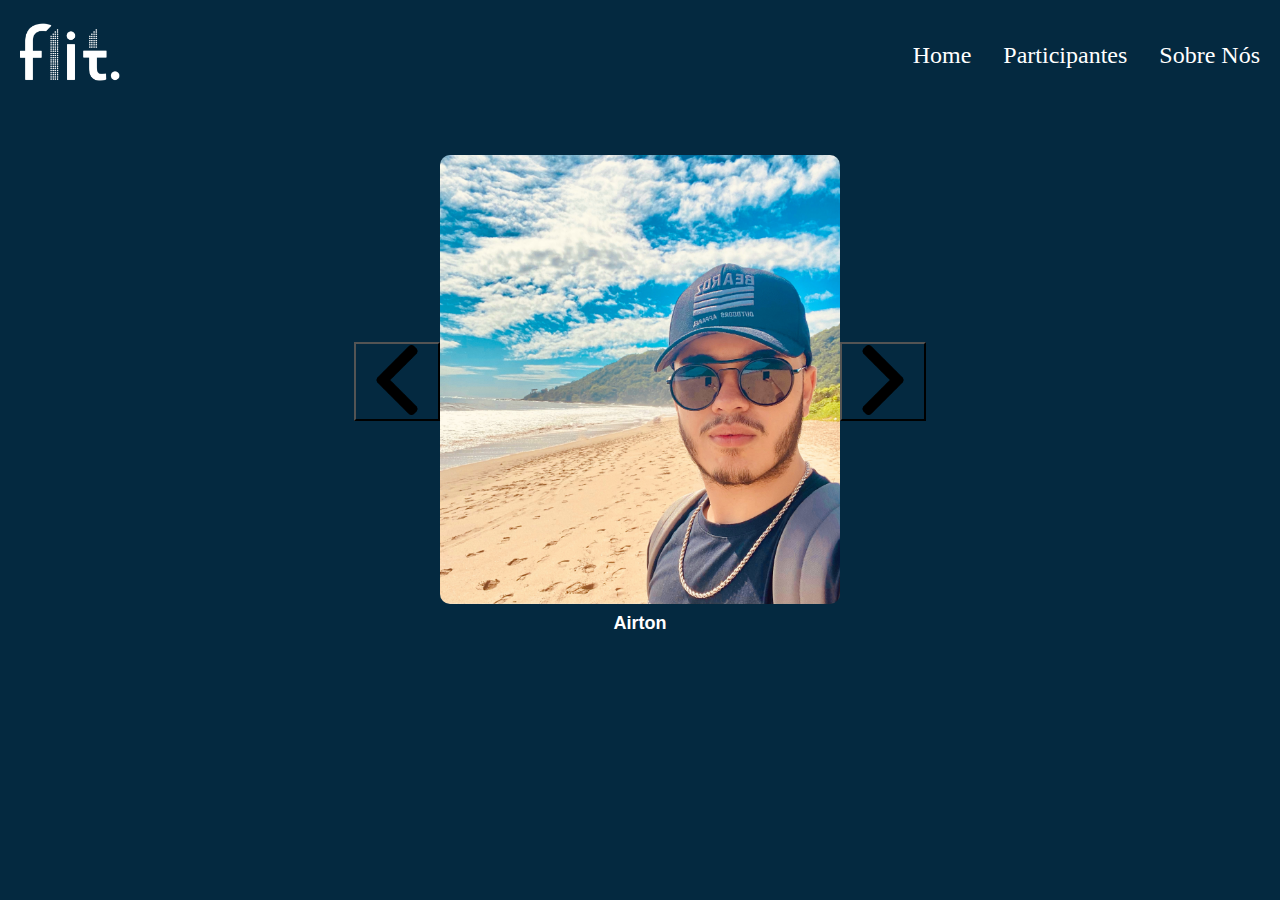
<file: index.html>
<!DOCTYPE html>
<html lang="en">
<head>
    <meta charset="UTF-8">
    <meta http-equiv="X-UA-Compatible" content="IE=edge">
    <meta name="viewport" content="width=device-width, initial-scale=1.0">
    <title>Pagina Inicial</title>
    <link rel="stylesheet" href="style.css">
    <link rel="shortcut icon" href="./img/f logonav.png" type="image/x-icon">
</head>
<body>
    <header>
        <div>
            <a href="../index.html"><img height="60px" width="100px" src="./img/flitLogo.png" alt="FlitLogo"></a>
        </div>

        <nav>
            <ul>
                <a href="index.html">
                    <li>Home</li>
                </a>

                <a href="./AirtonParticipante/airton.html">
                    <li>Participantes</li>
                </a>

                <a href="./Sobre Nós/sobrenos.html">
                    <li>Sobre Nós</li>
                </a>
            </ul>
        </nav>

    </header>

    <main>
        <section class="carrousel">
            <button class="Arrow1">
                <img src="./img/seta-esquerda.png" width="70vw" height="80vh">
            </button>
            
            <a href="#" id="link-participante">
                <img id="imagem" src="./img/AirtonFoto.jpg" width="400vw" height="410vh">
                </a>
                
                
            <button class="Arrow2">
                <img src="./img/seta-direita.png" width="70vw" height="80vh">
            </button>
            
        </section>
        <p id="nome">Airton</p>
    </main>
    <script src="script.js"></script>
</body>
</html>
</file>
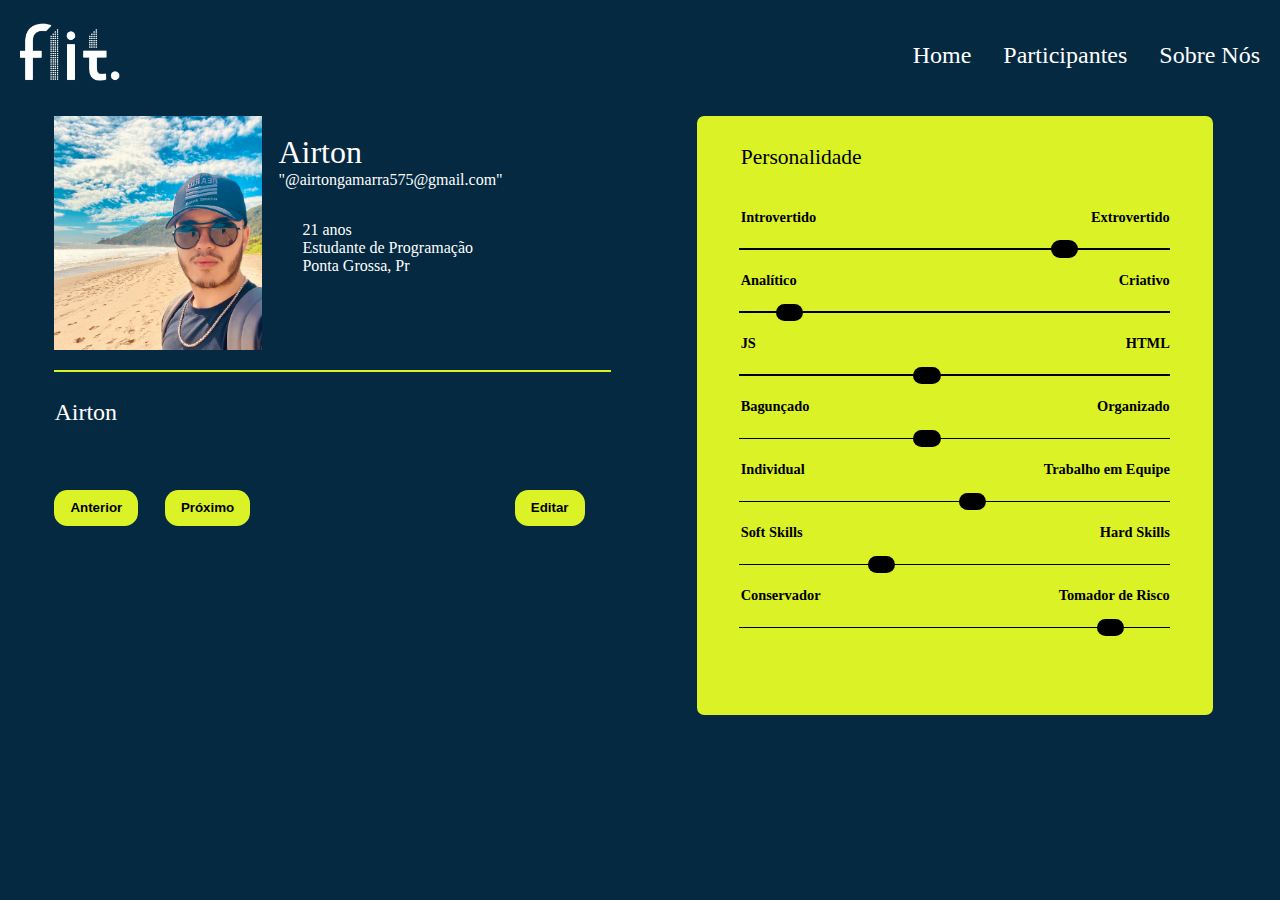
<file: AirtonParticipante/airton.html>
<!DOCTYPE html>
<html lang="en">

<head>
    <meta charset="UTF-8">
    <meta http-equiv="X-UA-Compatible" content="IE=edge">
    <meta name="viewport" content="width=device-width, initial-scale=1.0">
    <title>Airton</title>
    <link rel="stylesheet" href="../BernardoParticipante/participantes.css">
    <link rel="shortcut icon" href="../img/f logonav.png" type="image/x-icon">
</head>

<body>
    <div class="container">
        <header>
            <div>
                <a href="../index.html"><img height="60px" width="100px" src="../img/flitLogo.png" alt="FlitLogo"></a>
            </div>

            <nav>
                <ul class="navBar">
                    <a href="../index.html">
                        <li>Home</li>
                    </a>

                    <a href="../AirtonParticipante/airton.html">
                        <li>Participantes</li>
                    </a>

                    <a href="../Sobre Nós/sobrenos.html">
                        <li>Sobre Nós</li>
                    </a>
                </ul>
            </nav>

        </header>
        <section class="content">
            <article class="general" style="grid-area: general;">
                <div class="img">
                    <img class="image" src="../img/AirtonFoto.jpg">
                </div>
                <div class="info">
                    <h1 class="name">Airton</h1>
                    <span>"@airtongamarra575@gmail.com"</span>

                    <ul class="details">
                        <li>21 anos</li>
                        <li>Estudante de Programação</li>
                        <li>Ponta Grossa, Pr</li>
                    </ul>
                </div>
                <div class="divisor"></div>
            </article>
            <article class="description" style="grid-area: description;">
                <h2>Airton</h2>
                <p id="descriptionText"></p>
                <div class="buttons">
                    <div class="controls">
                        <a href="../EduardoParticipante/eduardo.html"><button class="button">Anterior</button></a>
                        <a href="../BernardoParticipante/bernardo.html"> <button class="button">Próximo</button></a>
                    </div>
                    <button class="button" id="edit">Editar</button>
                </div>
                <div class="divisor sm"></div>
            </article>
            <article class="personality" style="grid-area: personality;">
                <h2>Personalidade</h2>
                <div class="item">
                    <div class="label"><span>Introvertido</span>
                        <span>Extrovertido</span>
                    </div>
                    <div class="progress">
                        <div class="marker" id="m1"></div>
                        <div class="bar">
                        </div>
                    </div>
                </div>
                <div class="item">
                    <div class="label"><span>Analítico</span>
                        <span>Criativo</span>
                    </div>
                    <div class="progress">
                        <div class="marker" id="m2"></div>
                        <div class="bar">
                        </div>
                    </div>
                </div>
                <div class="item">
                    <div class="label"><span>JS</span>
                        <span>HTML</span>
                    </div>
                    <div class="progress">
                        <div class="marker" id="m3"></div>
                        <div class="bar">
                        </div>
                    </div>
                </div>
                <div class="item">
                    <div class="label"><span>Bagunçado</span>
                        <span>Organizado</span>
                    </div>
                    <div class="progress">
                        <div class="marker" id="m4"></div>
                        <div class="bar">
                        </div>
                    </div>
                </div>
                <div class="item">
                    <div class="label"><span>Individual</span>
                        <span>Trabalho em Equipe</span>
                    </div>
                    <div class="progress">
                        <div class="marker" id="m5"></div>
                        <div class="bar">
                        </div>
                    </div>
                </div>
                <div class="item">
                    <div class="label"><span>Soft Skills</span>
                        <span>Hard Skills</span>
                    </div>
                    <div class="progress">
                        <div class="marker" id="m6"></div>
                        <div class="bar">
                        </div>
                    </div>
                </div>
                <div class="item">
                    <div class="label"><span>Conservador</span>
                        <span>Tomador de Risco</span>
                    </div>
                    <div class="progress">
                        <div class="marker" id="m7"></div>
                        <div class="bar">
                        </div>
                    </div>
                </div>
            </article>
        </section>
    </div>
    <script src="airton.js"></script>
</body>

</html>
</file>
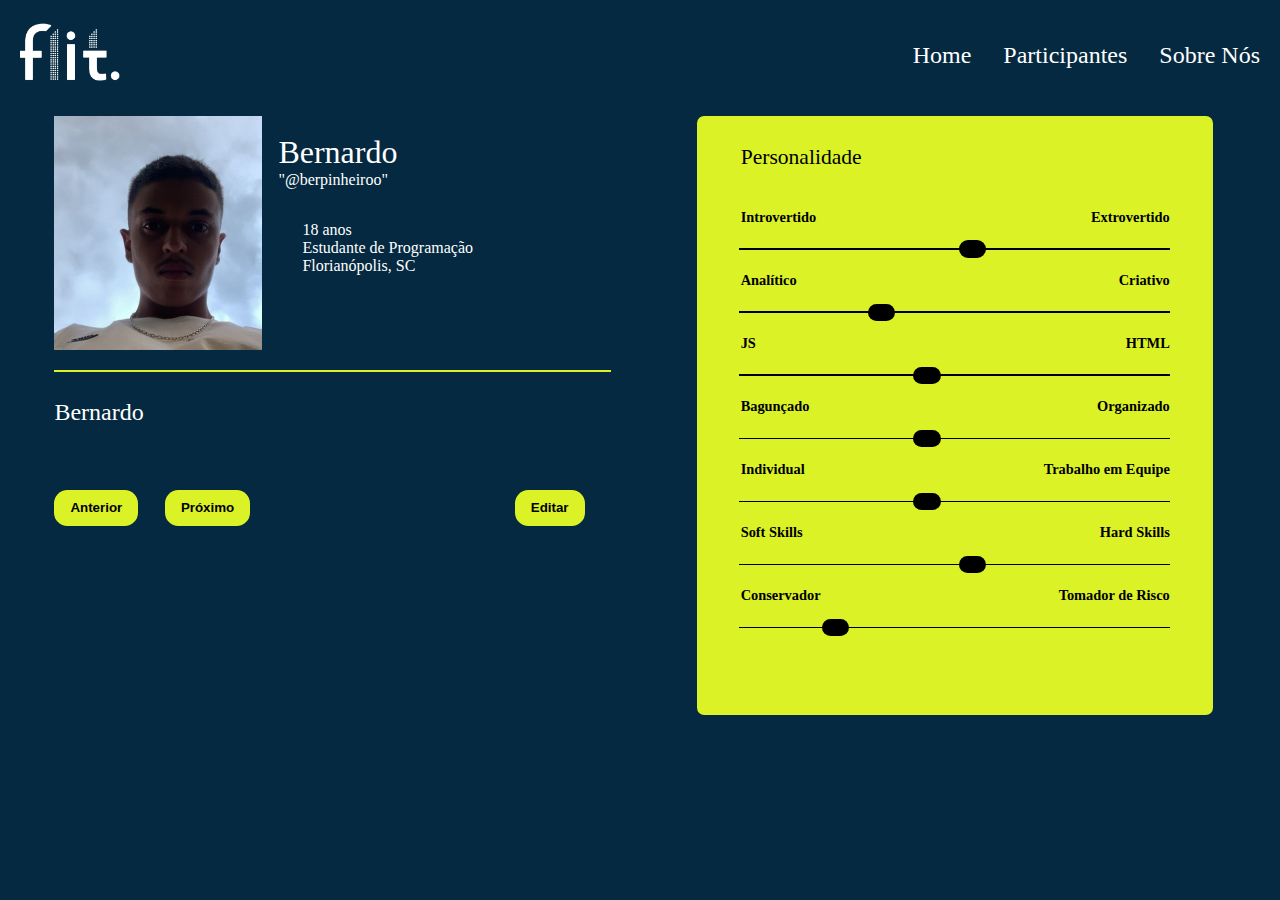
<file: BernardoParticipante/bernardo.html>
<!DOCTYPE html>
<html lang="en">

<head>
    <meta charset="UTF-8">
    <meta http-equiv="X-UA-Compatible" content="IE=edge">
    <meta name="viewport" content="width=device-width, initial-scale=1.0">
    <title>Bernardo</title>
    <link rel="stylesheet" href="participantes.css">
    <link rel="shortcut icon" href="../img/f logonav.png" type="image/x-icon">
</head>

<body>
    <div class="container">
        <header>
            <div>
                <a href="../index.html"><img height="60px" width="100px" src="../img/flitLogo.png" alt="FlitLogo"></a>
            </div>

            <nav>
                <ul class="navBar">
                    <a href="../index.html">
                        <li>Home</li>
                    </a>

                    <a href="../AirtonParticipante/airton.html">
                        <li>Participantes</li>
                    </a>

                    <a href="../Sobre Nós/sobrenos.html">
                        <li>Sobre Nós</li>
                    </a>
                </ul>
            </nav>

        </header>
        <section class="content">
            <article class="general" style="grid-area: general;">
                <div class="img">
                    <img class="image" src="../img/BernardoFoto1.jpg" alt="foto bernardo">
                </div>
                <div class="info">
                    <h1 class="name">Bernardo</h1>
                    <span>"@berpinheiroo"</span>

                    <ul class="details">
                        <li>18 anos</li>
                        <li>Estudante de Programação</li>
                        <li>Florianópolis, SC</li>
                    </ul>
                </div>
                <div class="divisor"></div>
            </article>
            <article class="description" style="grid-area: description;">
                <h2>Bernardo</h2>
                <p id="descriptionText"></p>
                <div class="buttons">
                    <div class="controls">
                        <a href="../AirtonParticipante/airton.html"><button class="button">Anterior</button></a>
                        <a href="../EduardoParticipante/eduardo.html"> <button class="button">Próximo</button></a>
                    </div>
                    <button class="button" id="edit">Editar</button>
                </div>
                <div class="divisor sm"></div>
            </article>
            <article class="personality" style="grid-area: personality;">
                <h2>Personalidade</h2>
                <div class="item">
                    <div class="label"><span>Introvertido</span>
                        <span>Extrovertido</span>
                    </div>
                    <div class="progress">
                        <div class="marker" id="m1"></div>
                        <div class="bar">
                        </div>
                    </div>
                </div>
                <div class="item">
                    <div class="label"><span>Analítico</span>
                        <span>Criativo</span>
                    </div>
                    <div class="progress">
                        <div class="marker" id="m2"></div>
                        <div class="bar">
                        </div>
                    </div>
                </div>
                <div class="item">
                    <div class="label"><span>JS</span>
                        <span>HTML</span>
                    </div>
                    <div class="progress">
                        <div class="marker" id="m3"></div>
                        <div class="bar">
                        </div>
                    </div>
                </div>
                <div class="item">
                    <div class="label"><span>Bagunçado</span>
                        <span>Organizado</span>
                    </div>
                    <div class="progress">
                        <div class="marker" id="m4"></div>
                        <div class="bar">
                        </div>
                    </div>
                </div>
                <div class="item">
                    <div class="label"><span>Individual</span>
                        <span>Trabalho em Equipe</span>
                    </div>
                    <div class="progress">
                        <div class="marker" id="m5"></div>
                        <div class="bar">
                        </div>
                    </div>
                </div>
                <div class="item">
                    <div class="label"><span>Soft Skills</span>
                        <span>Hard Skills</span>
                    </div>
                    <div class="progress">
                        <div class="marker" id="m6"></div>
                        <div class="bar">
                        </div>
                    </div>
                </div>
                <div class="item">
                    <div class="label"><span>Conservador</span>
                        <span>Tomador de Risco</span>
                    </div>
                    <div class="progress">
                        <div class="marker" id="m7"></div>
                        <div class="bar">
                        </div>
                    </div>
                </div>
            </article>
        </section>
    </div>
    <script src="bernardo.js"></script>
</body>

</html>
</file>
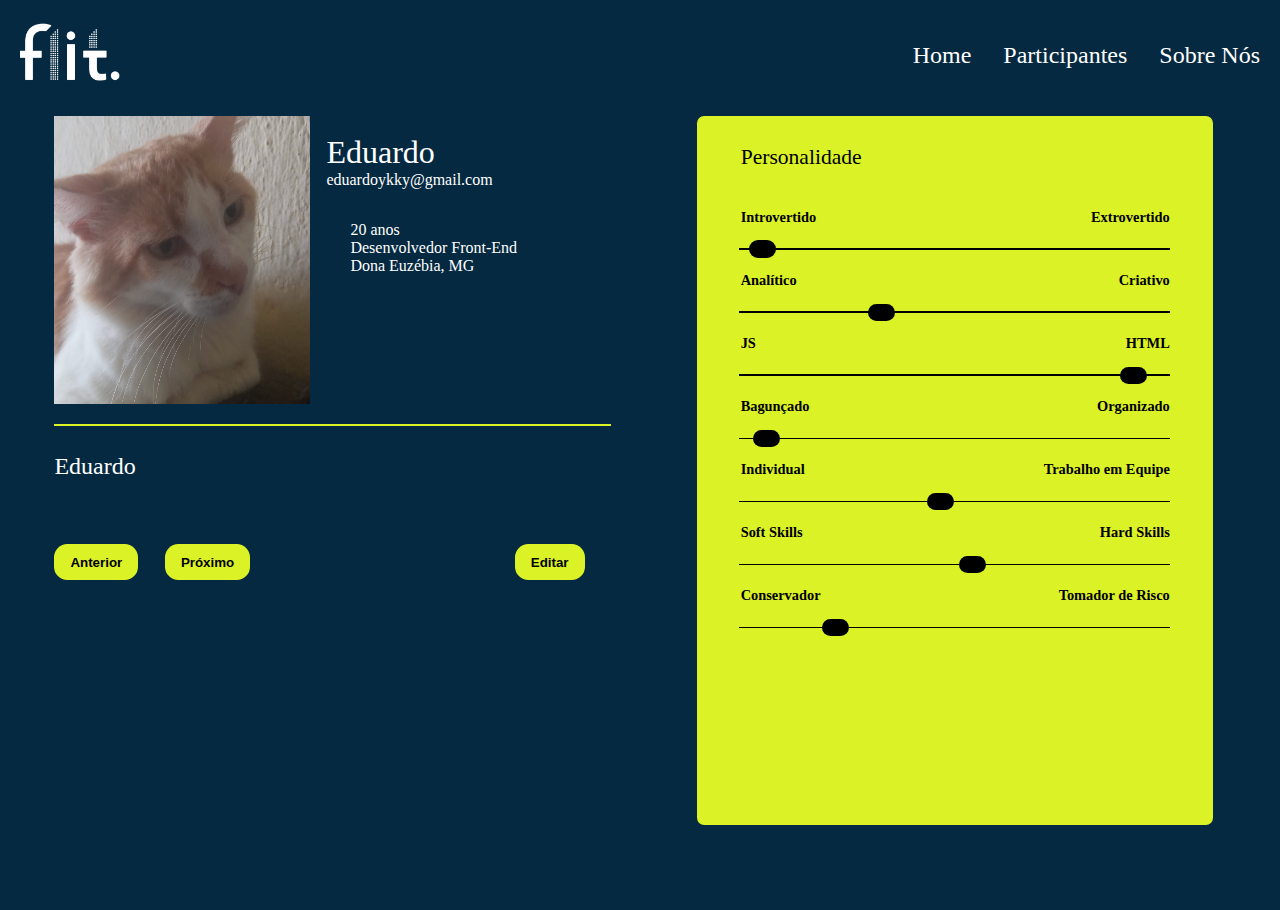
<file: EduardoParticipante/eduardo.html>
<!DOCTYPE html>
<html lang="en">

<head>
    <meta charset="UTF-8">
    <meta http-equiv="X-UA-Compatible" content="IE=edge">
    <meta name="viewport" content="width=device-width, initial-scale=1.0">
    <title>Eduardo</title>
    <link rel="stylesheet" href="eduardo.css">
    <link rel="shortcut icon" href="../img/f logonav.png" type="image/x-icon">
</head>

<body>
    <div class="container">
        <header>
            <div>
                <a href="../index.html"><img height="60px" width="100px" src="../img/flitLogo.png" alt="FlitLogo"></a>
            </div>

            <nav>
                <ul class="navBar">
                    <a href="../index.html">
                        <li>Home</li>
                    </a>

                    <a href="../AirtonParticipante/airton.html">
                        <li>Participantes</li>
                    </a>

                    <a href="../Sobre Nós/sobrenos.html">
                        <li>Sobre Nós</li>
                    </a>
                </ul>
            </nav>

        </header>
        <section class="content">
            <article class="general" style="grid-area: general;">
                <div class="img">
                    <img id="eduardoFoto" class="image" src="../img/EduardoFoto.jpg" alt="foto eduardo">
                </div>
                <div class="info">
                    <h1 class="name">Eduardo</h1>
                    <span>eduardoykky@gmail.com</span>

                    <ul class="details">
                        <li>20 anos</li>
                        <li>Desenvolvedor Front-End</li>
                        <li>Dona Euzébia, MG</li>
                    </ul>
                </div>
                <div class="divisor"></div>
            </article>
            <article class="description" style="grid-area: description;">
                <h2>Eduardo</h2>
                <p id="descriptionText"></p>
                <div class="buttons">
                    <div class="controls">
                        <a href="../BernardoParticipante/bernardo.html"><button class="button">Anterior</button></a>
                        <a href="../AirtonParticipante/airton.html"> <button class="button">Próximo</button></a>
                    </div>
                    <button class="button" id="edit">Editar</button>
                </div>
                <div class="divisor sm"></div>
            </article>
            <article class="personality" style="grid-area: personality;">
                <h2>Personalidade</h2>
                <div class="item">
                    <div class="label"><span>Introvertido</span>
                        <span>Extrovertido</span>
                    </div>
                    <div class="progress">
                        <div class="marker" id="m1"></div>
                        <div class="bar">
                        </div>
                    </div>
                </div>
                <div class="item">
                    <div class="label"><span>Analítico</span>
                        <span>Criativo</span>
                    </div>
                    <div class="progress">
                        <div class="marker" id="m2"></div>
                        <div class="bar">
                        </div>
                    </div>
                </div>
                <div class="item">
                    <div class="label"><span>JS</span>
                        <span>HTML</span>
                    </div>
                    <div class="progress">
                        <div class="marker" id="m3"></div>
                        <div class="bar">
                        </div>
                    </div>
                </div>
                <div class="item">
                    <div class="label"><span>Bagunçado</span>
                        <span>Organizado</span>
                    </div>
                    <div class="progress">
                        <div class="marker" id="m4"></div>
                        <div class="bar">
                        </div>
                    </div>
                </div>
                <div class="item">
                    <div class="label"><span>Individual</span>
                        <span>Trabalho em Equipe</span>
                    </div>
                    <div class="progress">
                        <div class="marker" id="m5"></div>
                        <div class="bar">
                        </div>
                    </div>
                </div>
                <div class="item">
                    <div class="label"><span>Soft Skills</span>
                        <span>Hard Skills</span>
                    </div>
                    <div class="progress">
                        <div class="marker" id="m6"></div>
                        <div class="bar">
                        </div>
                    </div>
                </div>
                <div class="item">
                    <div class="label"><span>Conservador</span>
                        <span>Tomador de Risco</span>
                    </div>
                    <div class="progress">
                        <div class="marker" id="m7"></div>
                        <div class="bar">
                        </div>
                    </div>
                </div>
            </article>
        </section>
    </div>
    <script src="eduardo.js"></script>
</body>

</html>
</file>
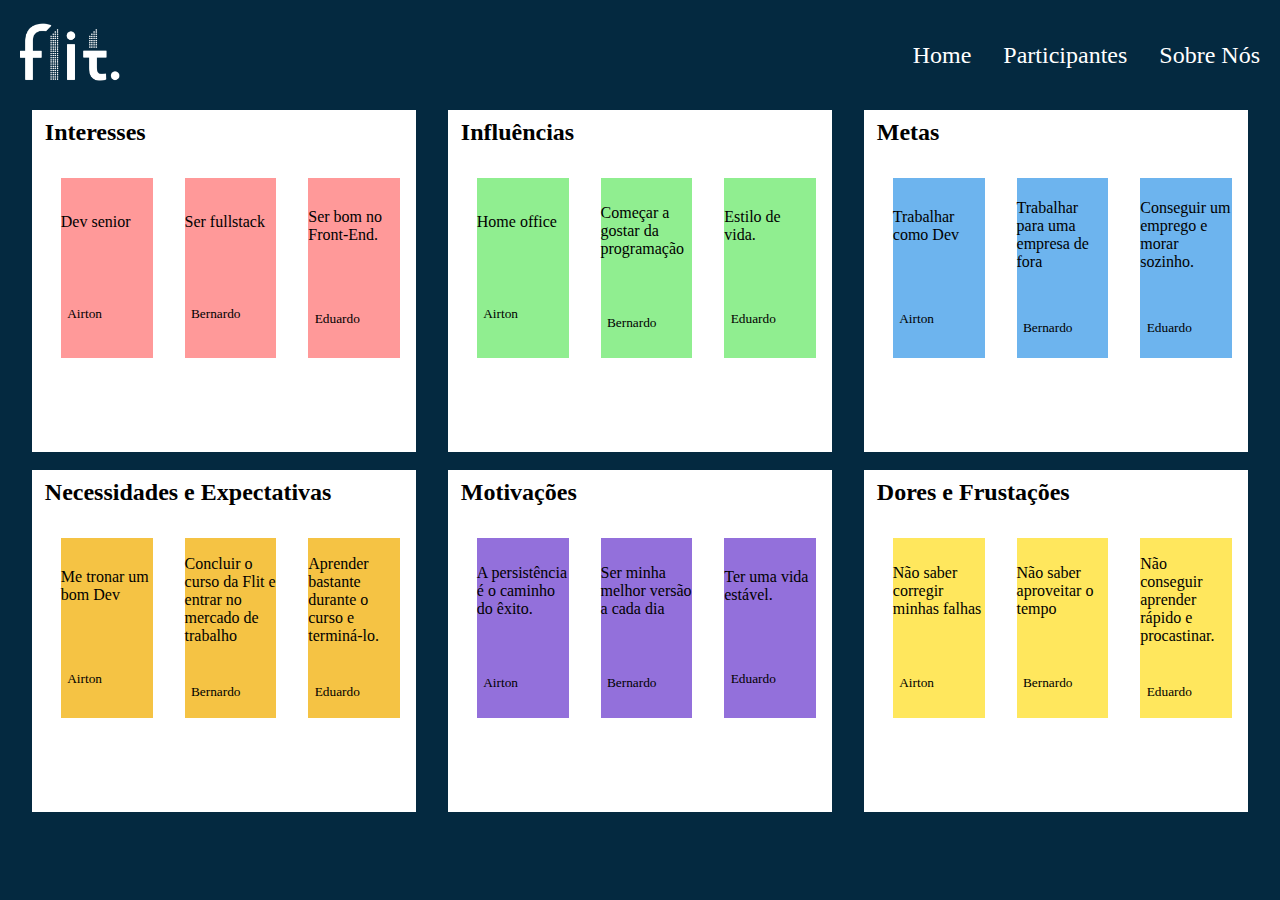
<file: Sobre Nós/sobrenos.html>
<!DOCTYPE html>
<html lang="en">

<head>
    <meta charset="UTF-8">
    <meta http-equiv="X-UA-Compatible" content="IE=edge">
    <meta name="viewport" content="width=device-width, initial-scale=1.0">
    <link rel="stylesheet" href="sobrenos.css">
    <title>Sobre Nós</title>
    <link rel="shortcut icon" href="../img/f logonav.png" type="image/x-icon">
</head>

<body>
    <header>
        <div>
            <a href="../index.html"><img height="60px" width="100px" src="../img/flitLogo.png" alt="FlitLogo"></a>
        </div>

        <nav>
            <ul>
                <a href="../index.html">
                    <li>Home</li>
                </a>

                <a href="../AirtonParticipante/airton.html">
                    <li>Participantes</li>
                </a>

                <a href="sobrenos.html">
                    <li>Sobre Nós</li>
                </a>
            </ul>
        </nav>

    </header>

    <section class="content">
        <div class="contentBox ">
            <div class="title">            
                <h2>Interesses</h2>
            </div>
            <div class="BigBoxes">
                <div class="smallBox interesses box1">
                    <span>Dev senior</span>
                    <p>Airton</p>
                </div>
                <div class="smallBox interesses box2">
                    <span>Ser fullstack</span>
                    <p>Bernardo</p>
                </div>
                <div class="smallBox interesses box3">
                    <span>Ser bom no Front-End.</span>
                    <p>Eduardo</p>
                </div>
            </div>
        </div>
        <div class="contentBox ">
            <div class="title">            
                <h2>Influências</h2>
            </div>
            <div class="BigBoxes">
                <div class="smallBox influencias box1">
                    <span>Home office</span>
                    <p>Airton</p>
                </div>
                <div class="smallBox influencias box2">
                    <span>Começar a gostar da programação</span>
                    <p>Bernardo</p>
                </div>
                <div class="smallBox influencias box3">
                    <span>Estilo de vida.</span>
                    <p>Eduardo</p>
                </div>
            </div>
        </div>
        <div class="contentBox ">
            <div class="title">            
                <h2>Metas</h2>
            </div>
            <div class="BigBoxes">
                <div class="smallBox metas box1">
                    <span>Trabalhar como Dev</span>
                    <p>Airton</p>
                </div>
                <div class="smallBox metas box2">
                    <span>Trabalhar para uma empresa de fora</span>
                    <p>Bernardo</p>
                </div>
                <div class="smallBox metas box3">
                    <span>Conseguir um emprego e morar sozinho.</span>
                    <p>Eduardo</p>
                </div>
            </div>
        </div>
        <div class="contentBox ">
            <div class="title">            
                <h2>Necessidades e Expectativas</h2>
            </div>
            <div class="BigBoxes">
                <div class="smallBox necessidades box1">
                    <span>Me tronar um bom Dev</span>
                    <p>Airton</p>
                </div>
                <div class="smallBox necessidades box2">
                    <span>Concluir o curso da Flit e entrar no mercado de trabalho</span>
                    <p>Bernardo</p>
                </div>
                <div class="smallBox necessidades box3">
                    <span>Aprender bastante durante o curso e terminá-lo.</span>
                    <p>Eduardo</p>
                </div>
            </div>
        </div>
        <div class="contentBox ">
            <div class="title">            
                <h2>Motivações</h2>
            </div>
            <div class="BigBoxes">
                <div class="smallBox motivacoes box1">
                    <span>A persistência é o caminho do êxito.</span>
                    <p>Airton</p>
                </div>
                <div class="smallBox motivacoes box2">
                    <span>Ser minha melhor versão a cada dia</span>
                    <p>Bernardo</p>
                </div>
                <div class="smallBox motivacoes box3">
                    <span>Ter uma vida estável.</span>
                    <p>Eduardo</p>
                </div>
            </div>
        </div>
        <div class="contentBox ">
            <div class="title">            
                <h2>Dores e Frustações</h2>
            </div>
            <div class="BigBoxes">
                <div class="smallBox frustracoes box1">
                    <span>Não saber corregir minhas falhas</span>
                    <p>Airton</p>
                </div>
                <div class="smallBox frustracoes box2">
                    <span>Não saber aproveitar o tempo</span>
                    <p>Bernardo</p>
                </div>
                <div class="smallBox frustracoes box3">
                    <span>Não conseguir aprender rápido e procastinar.</span>
                    <p>Eduardo</p>
                </div>
            </div>
        </div>
    </section>

</body>

</html>
</file>
<file: style.css>
html {
    box-sizing: border-box;
    font-size: 16px;
  }
  
  *, *:before, *:after {
    box-sizing: inherit;
  }
  
  body, h1, h2, h3, h4, h5, h6, p, ol, ul {
    margin: 0;
    padding: 0;
    font-weight: normal;
  }
  
  ol, ul {
    list-style: none;
  }
  
  img {
    max-width: 100%;
    height: auto;
  }
  a{
    text-decoration: none;
    color: white;
  }
     /* cores
  (Verde:#DBF227)
  (Azul Escuro: #042940)
  (Cinza Escuro: #D9D9D9)
  (CinzaClaro: #EEEEEE) */
  
  header{
    background-color: #042940;
    display: flex;
    justify-content: space-between;
    padding: 20px;
    align-items: center;
    flex-wrap: wrap;
  }

  ul {
    display:flex;
    font-weight:500;
    font-size: 1.5rem;
    gap:2rem
  }
  body {
    background-color: #042940;
  }
  p{
    color: white;
  }
.carrousel{
  margin-top: 5vh;
  display: flex;
  justify-content: center;
  align-items: center;
}
  .Arrow1,.Arrow2{
  background-color: #042940;
}
#nome{
  text-align: center;
  font-family: Arial, Helvetica, sans-serif;
  margin-top: 5px;
  font-weight: bold;
  font-size: large;
}
#imagem{
  width: 400px;
  height: 449px;
  border-radius: 10px ;
}
</file>
<file: BernardoParticipante/participantes.css>
html {
  box-sizing: border-box;
  font-size: 16px;
}

*,
*:before,
*:after {
  box-sizing: inherit;
}

body,
h1,
h2,
h3,
h4,
h5,
h6,
p,
ol,
ul {
  margin: 0;
  padding: 0;
  font-weight: normal;
}

ol,
ul {
  list-style: none;
}

img {
  max-width: 100%;
  height: auto;
}

a {
  text-decoration: none;
  color: white;
}

header {
  background-color: #042940;
  display: flex;
  justify-content: space-between;
  padding: 20px;
  align-items: center;
  flex-wrap: wrap;
}

 .navBar {
  display: flex;
  font-weight: 500;
  font-size: 1.5rem;
  gap: 2rem
}

body {
  background-color: #042940;
}

/*Personal page*/
.container {
  display: flex;
  flex-direction: column;
}

.content {
  max-height: 800px;
  padding: 0.5vw 3vw;
  display: grid;
  grid-template:
      "general personality" 1fr
      "description personality" 1.5fr / 1fr 1fr;
  gap: 3vh 4.5vw;
  color: #fff;
}

/*general*/
.general {
  display: flex;
  flex-wrap: wrap;
  margin-left: 1em;
  gap: 1em;
}

.image {
  width: 13em;
}

.name {
  margin-top: 2vh;
  font-size: 2em;
}

.details {
  margin: 2em 1.5em;
}

.divisor {
  background-color: #DBF227;
  width: 100%;
  margin: 0 auto;
  height: 0.1em;
}

.sm {
  display: none;
}

/*description*/
.description {
  margin-left: 1em;
}

.description>h2 {
  margin-bottom: 1em;
}

.buttons,
.controls {
  display: flex;
  justify-content: space-between;
}

.button {
  margin: 3em 2em 0 0;
  padding: 0.8em 1.2em 0.8em 1.2em;
  background-color: #DBF227;
  border: none;
  font-weight: 600;
  border-radius: 1em;
  cursor: pointer;
  transition-duration: 0.3s;
}

.button:hover {
  transition-duration: 0.3s;
  background-color: #9daf16;
}

/*Personality*/
.personality {
  background-color: #DBF227;
  width: 90%;
  height: 90%;
  margin: 0 auto;
  font-size: 0.9em;
  color: #000;
  padding: 2em 3em;
  border-radius: 0.5em;
}

.personality>h2 {
  margin-bottom: 1.8em;
}

.item {
  margin: 1em auto;
  width: 100%;
}

.label {
  display: flex;
  justify-content: space-between;
  font-weight: 600;
  margin-bottom: 1em;
}

.progress {
  display: flex;
  align-items: center;
  width: calc(100% + 2em);
  margin-left: -2em;
}

.bar {
  background-color: #000;
  height: 0.1em;
  width: 100%;
}

.marker {
  background-color: #000;
  width: 2em;
  height: 1.2em;
  border-radius: 2em;
  position: relative;
  /*margin-left: calc(28.5%*1);*/
}

/*media queryes*/
@media screen and (max-width: 900px) {
  html {
      font-size: 14px;
  }

  .img {
      margin: auto;
  }

  .photo {
      width: 30vw;
  }

  .content {
      display: flex;
      flex-direction: column;
  }

  .general,
  .description {
      margin: 0;
  }

  .sm {
      display: block;
      margin: 2em auto 1em auto;
  }
}

@media screen and (max-width: 400px) {
  .general {
      display: flex;
      justify-content: center;
  }

  .info {
      text-align: center;
  }

  .info>ul {
      list-style: none;
  }
}
</file>
<file: EduardoParticipante/eduardo.css>
html {
    box-sizing: border-box;
    font-size: 16px;
  }
  
  *,
  *:before,
  *:after {
    box-sizing: inherit;
  }
  
  body,
  h1,
  h2,
  h3,
  h4,
  h5,
  h6,
  p,
  ol,
  ul {
    margin: 0;
    padding: 0;
    font-weight: normal;
  }
  
  ol,
  ul {
    list-style: none;
  }
  
  img {
    max-width: 100%;
    height: auto;
  }
  
  a {
    text-decoration: none;
    color: white;
  }
  
  header {
    background-color: #042940;
    display: flex;
    justify-content: space-between;
    padding: 20px;
    align-items: center;
    flex-wrap: wrap;
  }
  
   .navBar {
    display: flex;
    font-weight: 500;
    font-size: 1.5rem;
    gap: 2rem
  }
  
  body {
    background-color: #042940;
  }
  
  /*Personal page*/
  .container {
    display: flex;
    flex-direction: column;
  }
  
  .content {
    max-height: 800px;
    padding: 0.5vw 3vw;
    display: grid;
    grid-template:
        "general personality" 1fr
        "description personality" 1.5fr / 1fr 1fr;
    gap: 3vh 4.5vw;
    color: #fff;
  }
  
  /*general*/
  .general {
    display: flex;
    flex-wrap: wrap;
    margin-left: 1em;
    gap: 1em;
  }
  
  .image {
    width: 13em;
  }
  #eduardoFoto{
    width: 20vw;
    height: 32vh;
  }
  .name {
    margin-top: 2vh;
    font-size: 2em;
  }
  
  .details {
    margin: 2em 1.5em;
  }
  
  .divisor {
    background-color: #DBF227;
    width: 100%;
    margin: 0 auto;
    height: 0.1em;
  }
  
  .sm {
    display: none;
  }
  
  /*description*/
  .description {
    margin-left: 1em;
  }
  
  .description>h2 {
    margin-bottom: 1em;
  }
  .buttons,
  .controls {
    display: flex;
    justify-content: space-between;
  }
  
  .button {
    margin: 3em 2em 0 0;
    padding: 0.8em 1.2em 0.8em 1.2em;
    background-color: #DBF227;
    border: none;
    font-weight: 600;
    border-radius: 1em;
    cursor: pointer;
    transition-duration: 0.3s;
  }
  
  .button:hover {
    transition-duration: 0.3s;
    background-color: #9daf16;
  }
  
  /*Personality*/
  .personality {
    background-color: #DBF227;
    width: 90%;
    height: 90%;
    margin: 0 auto;
    font-size: 0.9em;
    color: #000;
    padding: 2em 3em;
    border-radius: 0.5em;
  }
  
  .personality>h2 {
    margin-bottom: 1.8em;
  }
  
  .item {
    margin: 1em auto;
    width: 100%;
  }
  
  .label {
    display: flex;
    justify-content: space-between;
    font-weight: 600;
    margin-bottom: 1em;
  }
  
  .progress {
    display: flex;
    align-items: center;
    width: calc(100% + 2em);
    margin-left: -2em;
  }
  
  .bar {
    background-color: #000;
    height: 0.1em;
    width: 100%;
  }
  
  .marker {
    background-color: #000;
    width: 2em;
    height: 1.2em;
    border-radius: 2em;
    position: relative;
    /*margin-left: calc(28.5%*1);*/
  }
  
  /*media queryes*/
  @media screen and (max-width: 900px) {
    html {
        font-size: 14px;
    }
  
    .img {
        margin: auto;
    }
  
    .photo {
        width: 30vw;
    }
  
    .content {
        display: flex;
        flex-direction: column;
    }
  
    .general,
    .description {
        margin: 0;
    }
  
    .sm {
        display: block;
        margin: 2em auto 1em auto;
    }
  }
  
  @media screen and (max-width: 400px) {
    .general {
        display: flex;
        justify-content: center;
    }
  
    .info {
        text-align: center;
    }
  
    .info>ul {
        list-style: none;
    }
  }
</file>
<file: Sobre Nós/sobrenos.css>
html {
  box-sizing: border-box;
  font-size: 16px;
}

*, *:before, *:after {
  box-sizing: inherit;
}

body, h1, h2, h3, h4, h5, h6, p, ol, ul {
  margin: 0;
  padding: 0;
  font-weight: normal;
}

ol, ul {
  list-style: none;
}

img {
  max-width: 100%;
  height: auto;
}
a{
  text-decoration: none;
  color: white;
}
header{
  background-color: #042940;
  display: flex;
  justify-content: space-between;
  padding: 20px;
  align-items: center;
  flex-wrap: wrap;
}

ul {
  display:flex;
  font-weight:500;
  font-size: 1.5rem;
  gap:2rem
}

body {
  background-color: #042940;
}

h2{
    font-weight: bold;
}
.content {
  color: black;
  width: 100vw;
  height: 80vh;
  display: flex;
  flex-wrap: wrap ;
}

.contentBox {
  display: flex;
  flex-wrap: wrap;
  background-color: white;
  height: 38vh;
  width: 30vw;
  margin-left: 2.5vw;
}

.title {
  margin-left: 1vw;
  margin-top: 1vh;
    height: 22px;
}

.BigBoxes {
  width: 29vw;
  height: 30vh;
  margin-left: 1vw;
  display: flex;
  justify-content: space-between;
}

.smallBox {
  font-weight:500;
  display: flex;
  flex-direction: column;
  align-items: justify;
  justify-content: space-around;
  width: 30vw;
  height: 20vh;
  margin: 1rem;
}

.smallbox span {
    margin-top: 6vh;
    margin-left: 2vw;
}

.smallBox p {
  font-size: smaller;
  margin-left: 0.5vw;
  margin-top: 0.5vh;
}

.interesses {
  background-color:rgba(255, 0, 0, 0.4);
}

.influencias {
  background-color: lightgreen;
}

.metas {
  background-color: rgb(109, 180, 238);
}

.necessidades {
  background-color: rgb(245, 195, 68);
}

.motivacoes{
  background-color: mediumpurple;
}

.frustracoes {
  background-color: rgb(255, 231, 93);
}

.box1 {
  grid-area: box1;
}

.box2 {
  grid-area: box;
}

.box3 {
  grid-area: box3;
}
</file>
